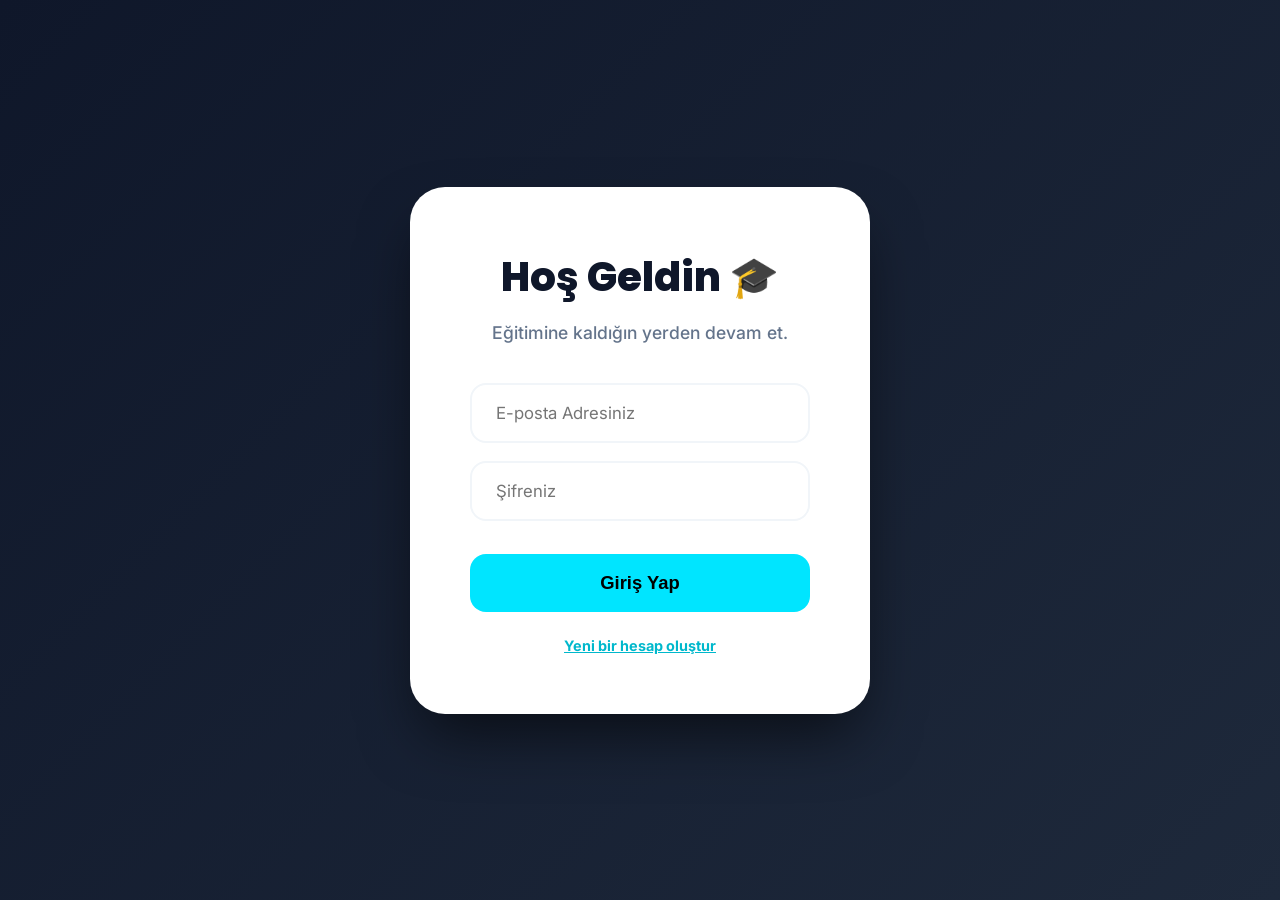
<file: Proje/index.html>
<!DOCTYPE html>
<html lang="tr">
<head>
    <meta charset="UTF-8">
    <meta name="viewport" content="width=device-width, initial-scale=1.0">
    <title>ATÜ Akademi | Profesyonel Eğitim Dashboard v1.0</title>
    
    <link href="https://fonts.googleapis.com/css2?family=Inter:wght@300;400;500;600;700;800&family=Poppins:wght@600;700;800&display=swap" rel="stylesheet">
    
    <style>
        /* ================================================================
           1. CSS TASARIM SİSTEMİ (DESIGN SYSTEM)
           ================================================================
           Bu bölüm sitenin tüm renk, gölge ve animasyon değişkenlerini tutar.
           Maksimum performans ve görsel derinlik için Enterprise standartları kullanılmıştır.
        */
        :root {
            --primary: #00e5ff;
            --primary-glow: rgba(0, 229, 255, 0.4);
            --primary-dark: #00b8cc;
            --sidebar-bg: #1e2229;
            --sidebar-hover: #2d333b;
            --main-bg: #f4f7f9;
            --card-bg: #ffffff;
            --text-main: #1e293b;
            --text-dim: #64748b;
            --sidebar-text: #adbac7;
            --border: #e2e8f0;
            --white: #ffffff;
            --success: #10b981;
            --danger: #ef4444;
            --warning: #fbbf24; /* Yıldızlar için eklendi */
            --shadow-sm: 0 1px 2px 0 rgba(0, 0, 0, 0.05);
            --shadow-md: 0 4px 6px -1px rgba(0, 0, 0, 0.1), 0 2px 4px -1px rgba(0, 0, 0, 0.06);
            --shadow-lg: 0 20px 25px -5px rgba(0, 0, 0, 0.1), 0 10px 10px -5px rgba(0, 0, 0, 0.04);
            --transition: all 0.3s cubic-bezier(0.4, 0, 0.2, 1);
        }

        /* ================================================================
           KARANLIK MOD (DARK MODE) DEĞİŞKENLERİ
           ================================================================ */
        body.dark-mode {
            --main-bg: #0f172a;
            --card-bg: #1e293b;
            --text-main: #f8fafc;
            --text-dim: #94a3b8;
            --border: #334155;
            --sidebar-bg: #0b0f19;
            --white: #1e293b;
        }

        body.dark-mode .header-bar,
        body.dark-mode .progress-dashboard,
        body.dark-mode .rating-dashboard,
        body.dark-mode .interaction-panel,
        body.dark-mode .enterprise-card,
        body.dark-mode .dropdown-menu {
            background-color: var(--card-bg);
            border-color: var(--border);
        }

        body.dark-mode .video-title-main,
        body.dark-mode .interaction-panel h3,
        body.dark-mode .enterprise-card h2,
        body.dark-mode .c-node-text h5 {
            color: #f8fafc;
        }

        body.dark-mode .prog-track-base,
        body.dark-mode .comment-box-master input,
        body.dark-mode .c-node-avatar,
        body.dark-mode .field-row .data-box,
        body.dark-mode .back-navigation,
        body.dark-mode .profile-trigger {
            background-color: #334155;
            color: #f8fafc;
            border-color: #475569;
        }

        body.dark-mode .dropdown-menu a {
            color: #f8fafc;
            border-bottom-color: var(--border);
        }

        body.dark-mode .dropdown-menu a:hover {
            background-color: #334155;
        }
        
        body.dark-mode .stars-container {
            color: #334155; /* Karanlık modda boş yıldız rengi */
        }

        /* TEMEL RESET VE TIPOGRAFI KURALLARI */
        * {
            margin: 0;
            padding: 0;
            box-sizing: border-box;
            outline: none;
        }

        body {
            font-family: 'Inter', sans-serif;
            background-color: var(--main-bg);
            color: var(--text-main);
            display: flex;
            height: 100vh;
            width: 100vw;
            overflow: hidden;
            -webkit-font-smoothing: antialiased;
            -moz-osx-font-smoothing: grayscale;
            transition: background-color 0.4s ease, color 0.4s ease;
        }

        /* ================================================================
           2. GELİŞMİŞ ANIMASYON MOTORU (ANIMATION ENGINE)
           ================================================================
        */
        @keyframes fadeIn { 
            from { opacity: 0; transform: translateY(15px); } 
            to { opacity: 1; transform: translateY(0); } 
        }

        @keyframes slideInLeft { 
            from { transform: translateX(-30px); opacity: 0; } 
            to { transform: translateX(0); opacity: 1; } 
        }

        @keyframes popIn { 
            0% { transform: scale(0.95); opacity: 0; } 
            100% { transform: scale(1); opacity: 1; } 
        }

        @keyframes headerSlide { 
            from { transform: translateY(-100%); } 
            to { transform: translateY(0); } 
        }

        @keyframes pulseGlow {
            0% { box-shadow: 0 0 0 0 rgba(0, 229, 255, 0.4); }
            70% { box-shadow: 0 0 0 15px rgba(0, 229, 255, 0); }
            100% { box-shadow: 0 0 0 0 rgba(0, 229, 255, 0); }
        }

        @keyframes rotateSpinner {
            from { transform: rotate(0deg); }
            to { transform: rotate(360deg); }
        }

        /* ================================================================
           3. AUTH GATE (GİRİŞ KONTROLÜ & GÜVENLİK DUVARI)
           ================================================================
        */
        .auth-gate {
            position: fixed;
            inset: 0;
            background: linear-gradient(135deg, #0f172a 0%, #1e293b 100%);
            display: flex;
            justify-content: center;
            align-items: center;
            z-index: 10000;
            transition: opacity 0.5s ease;
        }

        .auth-card {
            background: white;
            padding: 60px;
            border-radius: 35px;
            width: 90%;
            max-width: 460px;
            text-align: center;
            box-shadow: 0 30px 60px -12px rgba(0, 0, 0, 0.6);
            animation: popIn 0.7s cubic-bezier(0.34, 1.56, 0.64, 1);
        }

        .auth-card h1 {
            font-family: 'Poppins';
            font-size: 2.5rem;
            color: #0f172a;
            margin-bottom: 15px;
            font-weight: 800;
        }

        .auth-card p { 
            color: var(--text-dim); 
            margin-bottom: 40px; 
            font-weight: 500;
            font-size: 1.1rem;
        }

        .auth-card input {
            width: 100%;
            padding: 18px 24px;
            border: 2px solid #f1f5f9;
            border-radius: 16px;
            font-size: 1.05rem;
            margin-bottom: 18px;
            transition: var(--transition);
            font-family: inherit;
        }

        .auth-card input:focus {
            border-color: var(--primary);
            box-shadow: 0 0 0 5px rgba(0, 229, 255, 0.15);
            background: #fff;
        }

        .auth-card button {
            width: 100%;
            padding: 18px;
            background: var(--primary);
            color: #000;
            border: none;
            border-radius: 16px;
            font-weight: 800;
            font-size: 1.15rem;
            cursor: pointer;
            transition: var(--transition);
            margin-top: 15px;
        }

        .auth-card button:hover {
            background: var(--primary-dark);
            transform: translateY(-3px);
            box-shadow: 0 15px 30px rgba(0, 229, 255, 0.3);
        }

        .switch-auth-mode {
            display: block;
            margin-top: 25px;
            color: var(--primary-dark);
            font-weight: 700;
            font-size: 0.9rem;
            cursor: pointer;
            text-decoration: underline;
        }

        /* ================================================================
           4. MAIN LAYOUT (ANA UYGULAMA MİMARİSİ)
           ================================================================
        */
        #app-root {
            display: flex;
            width: 100%;
            height: 100%;
            filter: blur(25px);
            pointer-events: none;
            transition: filter 1.2s cubic-bezier(0.4, 0, 0.2, 1);
        }

        #app-root.ready { 
            filter: blur(0); 
            pointer-events: auto; 
        }

        /* --- SIDEBAR (KATALOG SİSTEMİ) --- */
        .sidebar {
            width: 340px;
            background-color: var(--sidebar-bg);
            color: white;
            display: flex;
            flex-direction: column;
            flex-shrink: 0;
            z-index: 500;
            box-shadow: 15px 0 40px rgba(0,0,0,0.2);
            position: relative;
        }

        .sidebar-brand {
            padding: 40px 35px;
            border-bottom: 1px solid rgba(255,255,255,0.08);
            background: rgba(0,0,0,0.15);
        }

        .logo-text {
            font-family: 'Poppins';
            font-size: 1.6rem;
            color: var(--primary);
            text-decoration: none;
            display: flex;
            align-items: center;
            gap: 15px;
            font-weight: 800;
            letter-spacing: -0.5px;
        }

        .sidebar-nav {
            flex: 1;
            overflow-y: auto;
            padding: 30px 20px;
        }

        .sidebar-nav::-webkit-scrollbar { width: 6px; }
        .sidebar-nav::-webkit-scrollbar-thumb { background: #333; border-radius: 20px; }

        .nav-section { margin-bottom: 40px; }

        .nav-label {
            font-size: 0.8rem;
            text-transform: uppercase;
            color: var(--text-dim);
            font-weight: 900;
            letter-spacing: 2.5px;
            margin: 0 0 18px 15px;
            opacity: 0.6;
        }

        .video-items { list-style: none; }

        .video-items li {
            padding: 15px 20px;
            margin-bottom: 8px;
            border-radius: 14px;
            cursor: pointer;
            font-size: 0.92rem;
            color: var(--sidebar-text);
            transition: var(--transition);
            display: flex;
            align-items: center;
            gap: 14px;
            background: rgba(255,255,255,0.03);
            border: 1px solid transparent;
            animation: slideInLeft 0.5s ease forwards;
        }

        .video-items li:hover {
            background: var(--sidebar-hover);
            color: white;
            transform: translateX(8px);
            border-color: rgba(255,255,255,0.1);
        }

        .video-items li.active {
            background: linear-gradient(135deg, var(--primary) 0%, var(--primary-dark) 100%);
            color: #000;
            font-weight: 800;
            box-shadow: 0 10px 25px rgba(0, 229, 255, 0.4);
            transform: translateX(5px);
        }

        /* --- MAIN STAGE & TOP NAVIGATION --- */
        .main-stage {
            flex: 1;
            display: flex;
            flex-direction: column;
            overflow: hidden;
            position: relative;
        }

        .header-bar {
            height: 85px;
            background-color: var(--card-bg);
            display: flex;
            justify-content: flex-end;
            align-items: center;
            padding: 0 50px;
            border-bottom: 1px solid var(--border);
            z-index: 400;
            box-shadow: 0 4px 12px rgba(0,0,0,0.03);
            transition: background-color 0.4s ease;
        }

        .profile-trigger {
            display: flex;
            align-items: center;
            gap: 18px;
            padding: 10px 22px;
            border-radius: 60px;
            cursor: pointer;
            transition: var(--transition);
            border: 2px solid transparent;
            background: var(--main-bg);
            position: relative;
        }

        .profile-trigger:hover {
            border-color: var(--primary);
            box-shadow: 0 5px 15px rgba(0,0,0,0.05);
        }

        .user-name-display {
            font-weight: 800;
            color: var(--text-main);
            font-size: 1rem;
        }

        .avatar-container {
            width: 46px;
            height: 46px;
            border-radius: 50%;
            background: var(--primary);
            display: flex;
            align-items: center;
            justify-content: center;
            color: white;
            font-weight: 900;
            font-size: 1.3rem;
            box-shadow: 0 5px 15px rgba(0, 229, 255, 0.25);
            border: 2px solid var(--white);
        }

        /* ================================================================
           5. DROPDOWNS & INTERACTIVE ELEMENTS
           ================================================================
        */
        .dropdown-menu {
            position: absolute;
            top: 85px;
            right: 0;
            width: 260px;
            background-color: var(--card-bg);
            border-radius: 22px;
            box-shadow: var(--shadow-lg);
            border: 1px solid var(--border);
            display: none;
            overflow: hidden;
            z-index: 1000;
            padding: 10px;
        }

        .dropdown-menu.show { 
            display: block; 
            animation: popIn 0.3s cubic-bezier(0.68, -0.55, 0.265, 1.55) forwards; 
        }

        .dropdown-menu a {
            display: flex;
            align-items: center;
            gap: 12px;
            padding: 16px 20px;
            text-decoration: none;
            color: var(--text-main);
            font-size: 0.95rem;
            font-weight: 600;
            transition: var(--transition);
            border-radius: 12px;
            margin-bottom: 2px;
            cursor: pointer;
        }

        .dropdown-menu a:hover {
            background: var(--main-bg);
            color: var(--primary-dark);
            padding-left: 28px;
        }

        .dropdown-menu .logout-btn { 
            color: var(--danger); 
            font-weight: 800; 
            border-top: 1px solid var(--border);
            margin-top: 10px;
            padding-top: 20px;
        }

        /* ================================================================
           6. CONTENT ENGINE (PAGES)
           ================================================================
        */
        .content-scroll {
            flex: 1;
            overflow-y: auto;
            padding: 50px;
            scroll-behavior: smooth;
            background: var(--main-bg);
            transition: background-color 0.4s ease;
        }

        .page-node { 
            display: none; 
            max-width: 1300px; 
            margin: 0 auto; 
            width: 100%; 
        }

        .page-node.active { 
            display: block; 
            animation: fadeIn 0.8s ease; 
        }

        /* --- VIDEO PLAYER MİMARİSİ --- */
        .video-container-wrap {
            width: 100%;
            aspect-ratio: 16/9;
            background: #000;
            border-radius: 32px;
            overflow: hidden;
            box-shadow: 0 50px 100px rgba(0,0,0,0.25);
            margin-bottom: 50px;
            position: relative;
            border: 4px solid var(--white);
        }

        .video-container-wrap iframe { 
            width: 100%; 
            height: 100%; 
            border: none; 
        }

        .video-title-main { 
            font-family: 'Poppins'; 
            font-size: 2.5rem; 
            font-weight: 800; 
            color: var(--text-main); 
            margin-bottom: 35px; 
            letter-spacing: -1.5px;
            line-height: 1.1;
        }

        /* --- İLERLEME TAKİP SİSTEMİ --- */
        .progress-dashboard {
            background-color: var(--card-bg);
            padding: 40px;
            border-radius: 25px;
            border: 1px solid var(--border);
            margin-bottom: 30px;
            box-shadow: var(--shadow-md);
            position: relative;
            transition: background-color 0.4s ease;
        }

        .prog-meta-data {
            display: flex;
            justify-content: space-between;
            margin-bottom: 20px;
            font-weight: 800;
            color: var(--text-dim);
            font-size: 1rem;
            text-transform: uppercase;
            letter-spacing: 1px;
        }

        .prog-track-base {
            width: 100%;
            height: 18px;
            background: var(--main-bg);
            border-radius: 20px;
            overflow: hidden;
            border: 1px solid var(--border);
        }

        .prog-fill-master {
            height: 100%;
            background: linear-gradient(90deg, #10b981 0%, #34d399 100%);
            width: 0%;
            border-radius: 20px;
            transition: width 1.5s cubic-bezier(0.22, 1, 0.36, 1);
            position: relative;
        }

        .prog-fill-master::after {
            content: '';
            position: absolute;
            top: 0; left: 0; right: 0; bottom: 0;
            background: linear-gradient(90deg, transparent, rgba(255,255,255,0.3), transparent);
            animation: shine 2s infinite;
        }

        @keyframes shine {
            0% { transform: translateX(-100%); }
            100% { transform: translateX(100%); }
        }

        /* --- YILDIZ PUANLAMA SİSTEMİ --- */
        .rating-dashboard {
            background-color: var(--card-bg);
            padding: 30px 40px;
            border-radius: 25px;
            border: 1px solid var(--border);
            margin-bottom: 50px;
            box-shadow: var(--shadow-md);
            transition: background-color 0.4s ease;
            display: flex;
            justify-content: space-between;
            align-items: center;
        }

        .rating-meta-data {
            font-weight: 800;
            color: var(--text-dim);
            font-size: 1rem;
            text-transform: uppercase;
            letter-spacing: 1px;
        }

        .stars-container {
            display: flex;
            gap: 10px;
            font-size: 2.5rem;
            cursor: pointer;
            color: #e2e8f0;
        }

        .stars-container .star {
            transition: color 0.2s, transform 0.2s;
        }

        .stars-container .star:hover {
            transform: scale(1.15);
        }

        .stars-container .star.active {
            color: var(--warning);
            text-shadow: 0 0 15px rgba(251, 191, 36, 0.4);
        }

        /* --- YORUM VE ETKİLEŞİM SİSTEMİ --- */
        .interaction-panel {
            background-color: var(--card-bg);
            border-radius: 30px;
            padding: 50px;
            border: 1px solid var(--border);
            box-shadow: var(--shadow-sm);
            transition: background-color 0.4s ease;
        }

        .interaction-panel h3 { 
            font-size: 1.8rem; 
            margin-bottom: 40px; 
            font-weight: 800;
            color: var(--text-main);
        }

        .comment-box-master {
            display: flex;
            gap: 25px;
            margin-bottom: 60px;
        }

        .comment-box-master input {
            flex: 1;
            padding: 20px 35px;
            border-radius: 60px;
            border: 2px solid var(--border);
            background-color: var(--main-bg);
            color: var(--text-main);
            font-size: 1.1rem;
            transition: var(--transition);
            font-family: inherit;
        }

        .comment-box-master input:focus {
            border-color: var(--primary);
            box-shadow: 0 10px 20px rgba(0, 229, 255, 0.1);
        }

        .comment-box-master button {
            padding: 0 45px;
            border-radius: 60px;
            background: var(--primary);
            border: none;
            font-weight: 800;
            font-size: 1.1rem;
            cursor: pointer;
            transition: var(--transition);
            box-shadow: 0 8px 15px rgba(0, 229, 255, 0.2);
            color: #000;
        }

        .comment-box-master button:hover {
            transform: scale(1.05) translateY(-2px);
            background: var(--primary-dark);
        }

        .comment-feed-node {
            display: flex;
            gap: 25px;
            margin-bottom: 40px;
            padding-bottom: 30px;
            border-bottom: 1px solid var(--border);
            animation: fadeIn 0.5s ease forwards;
        }

        .c-node-avatar {
            width: 55px;
            height: 55px;
            border-radius: 50%;
            background-color: var(--main-bg);
            display: flex;
            align-items: center;
            justify-content: center;
            font-weight: 800;
            font-size: 1.2rem;
            color: var(--text-dim);
            flex-shrink: 0;
            border: 2px solid var(--border);
            box-shadow: 0 4px 10px rgba(0,0,0,0.05);
        }

        .c-node-text h5 { 
            font-size: 1.1rem; 
            margin-bottom: 8px; 
            color: var(--text-main);
            display: flex;
            align-items: center;
            gap: 12px;
        }

        .c-node-text span {
            font-size: 0.8rem;
            color: var(--text-dim);
            font-weight: 500;
        }

        .c-node-text p { 
            color: var(--text-main); 
            opacity: 0.8;
            line-height: 1.7; 
            font-size: 1.05rem; 
        }

        /* --- SUBPAGE (PROFİL/AYARLAR) ÖZEL TASARIMI --- */
        .enterprise-card {
            background-color: var(--card-bg);
            padding: 70px;
            border-radius: 40px;
            box-shadow: var(--shadow-lg);
            border: 1px solid var(--border);
            max-width: 900px;
            margin: 0 auto;
            transition: background-color 0.4s ease;
        }

        .back-navigation {
            display: inline-flex;
            align-items: center;
            gap: 15px;
            padding: 15px 30px;
            background-color: var(--main-bg);
            border-radius: 16px;
            text-decoration: none;
            color: var(--text-main);
            font-weight: 800;
            margin-bottom: 50px;
            cursor: pointer;
            transition: var(--transition);
            border: 1px solid var(--border);
            font-size: 1rem;
        }

        .back-navigation:hover {
            transform: translateX(-8px);
            border-color: var(--primary);
        }

        .field-row { margin-bottom: 45px; }

        .field-row label { 
            display: block; 
            font-size: 0.9rem; 
            font-weight: 900; 
            color: var(--text-dim); 
            text-transform: uppercase; 
            margin-bottom: 15px; 
            letter-spacing: 2px; 
        }

        .field-row .data-box { 
            font-size: 1.3rem; 
            font-weight: 700; 
            color: var(--text-main); 
            padding: 20px 30px; 
            background-color: var(--main-bg); 
            border-radius: 18px; 
            border: 2px solid var(--border); 
        }

        /* ================================================================
           7. MOBİL UYUM (RESPONSIVE) KODLARI
           ================================================================
           Telefon ve tablet ekranlarında sitenin dizilimini esnekleştirir.
        */
        @media screen and (max-width: 850px) {
            body {
                height: auto;
                overflow: auto; /* Mobilde body scroll açıldı */
            }
            #app-root {
                flex-direction: column;
                height: auto;
                min-height: 100vh;
                overflow: visible;
            }
            .sidebar {
                width: 100%;
                height: auto;
                max-height: 40vh; /* Mobilde menü ekranın %40'ından fazlasını kaplamasın */
                box-shadow: 0 5px 20px rgba(0,0,0,0.2);
            }
            .main-stage {
                overflow: visible;
            }
            .header-bar {
                padding: 0 20px;
                justify-content: center;
            }
            .profile-trigger {
                position: static; /* Mobilde menü hizalaması için */
            }
            .dropdown-menu {
                right: auto;
                left: 50%;
                transform: translateX(-50%);
                top: 75px;
                width: 90%;
            }
            .content-scroll {
                padding: 20px;
                overflow: visible;
            }
            .video-title-main {
                font-size: 1.8rem;
                text-align: center;
            }
            .progress-dashboard, .rating-dashboard, .interaction-panel {
                padding: 25px;
            }
            .rating-dashboard {
                flex-direction: column;
                gap: 15px;
                text-align: center;
            }
            .comment-box-master {
                flex-direction: column;
            }
            .comment-box-master button {
                padding: 20px;
                width: 100%;
            }
            .enterprise-card {
                padding: 30px;
            }
            .auth-card {
                padding: 40px 20px;
            }
        }
    </style>
</head>
<body>

    <div class="auth-gate" id="gate">
        <div class="auth-card" id="login-container">
            <h1>Hoş Geldin 🎓</h1>
            <p>Eğitimine kaldığın yerden devam et.</p>
            
            <div id="login-error" style="color:var(--danger); font-size:0.9rem; margin-bottom:20px; display:none; font-weight:700;">
                Hata: E-posta veya şifre yanlış!
            </div>

            <div class="input-group">
                <input type="email" id="login-email" placeholder="E-posta Adresiniz" autocomplete="off">
            </div>
            
            <div class="input-group">
                <input type="password" id="login-pass" placeholder="Şifreniz" autocomplete="off">
            </div>

            <button onclick="executeLogin()">Giriş Yap</button>
            
            <span class="switch-auth-mode" onclick="toggleAuthMode('reg')">Yeni bir hesap oluştur</span>
        </div>

        <div class="auth-card" id="register-container" style="display:none;">
            <h1>Kayıt Ol 🚀</h1>
            <p>ATÜ Akademi ailesine hemen katıl.</p>
            
            <div id="reg-error" style="color:var(--danger); font-size:0.9rem; margin-bottom:20px; display:none; font-weight:700;">
                Hata: Lütfen bilgileri eksiksiz doldurun!
            </div>

            <div class="input-group">
                <input type="text" id="reg-name" placeholder="Adınız Soyadınız" autocomplete="off">
            </div>
            
            <div class="input-group">
                <input type="email" id="reg-email" placeholder="E-posta Adresiniz" autocomplete="off">
            </div>

            <div class="input-group">
                <input type="password" id="reg-pass" placeholder="Şifre Belirleyin" autocomplete="off">
            </div>

            <button onclick="executeRegister()">Kayıt Ol ve Başla</button>
            
            <span class="switch-auth-mode" onclick="toggleAuthMode('login')">Zaten bir hesabım var</span>
        </div>
    </div>

    <div id="app-root">
        
        <aside class="sidebar">
            <div class="sidebar-brand">
                <a href="#" class="logo-text" onclick="navTo('video-page')">ATÜ AKADEMİ</a>
            </div>
            
            <div class="sidebar-nav">
                
                <div class="nav-section">
                    <div class="nav-label">HTML & Temel Yapı</div>
                    <ul class="video-items">
                        <li data-id="sUWEuDSD7bE" class="active">Sıfırdan HTML - Sadık Turan</li>
                        <li data-id="IRsT7gcJlO8">HTML5 Etiketleri - Kodlama Vakti</li>
                    </ul>
                </div>

                <div class="nav-section">
                    <div class="nav-label">CSS Tasarım Dünyası</div>
                    <ul class="video-items">
                        <li data-id="5FFSpOVXhzo">Sıfırdan CSS Kursu</li>
                        <li data-id="n-lKcQ9_-SE">CSS Kutu Modeli Mantığı</li>
                        <li data-id="NnZ3qr6yXzU">Modern Flexbox Mimarisi</li>
                    </ul>
                </div>

                <div class="nav-section">
                    <div class="nav-label">JavaScript & Modern Web</div>
                    <ul class="video-items">
                        <li data-id="9NnQIKVzO_I">JS Döngüler ve Koşullar</li>
                        <li data-id="W6NZfCO5SIk">JS Sıfırdan Başlangıç</li>
                        <li data-id="nhhNRF1gb6M">React JS'e Giriş</li>
                    </ul>
                </div>

                <div class="nav-section">
                    <div class="nav-label">Database & SQL</div>
                    <ul class="video-items">
                        <li data-id="L86eqtdC2as">SQL Temelleri ve Sorgular</li>
                    </ul>
                </div>

                <div class="nav-section">
                    <div class="nav-label">PHP & Backend Eğitimi</div>
                    <ul class="video-items">
                        <li data-id="rdYpMb3BFxI">PHP Sıfırdan Başlangıç</li>
                    </ul>
                </div>

                <div class="nav-section">
                    <div class="nav-label">Python Programlama</div>
                    <ul class="video-items">
                        <li data-id="_wZUNiGtkcw">Python ile Sıfırdan Kodlama</li>
                    </ul>
                </div>

                <div class="nav-section">
                    <div class="nav-label">Versiyon Kontrol Sistemi</div>
                    <ul class="video-items">
                        <li data-id="ihoPT325jyk">Git ve GitHub Kullanımı</li>
                    </ul>
                </div>

            </div>
        </aside>

        <main class="main-stage">
            
            <header class="header-bar">
                <div class="profile-trigger" onclick="togglePlatformMenu(event)">
                    <span class="user-name-display" id="nav-user-name">Yükleniyor...</span>
                    <div class="avatar-container" id="avatar-init">A</div>
                    
                    <div class="dropdown-menu" id="p-dropdown">
                        <a onclick="navTo('profile-page')">👤 Akademik Profilim</a>
                        <a onclick="navTo('settings-page')">⚙️ Akademi Ayarları</a>
                        <a onclick="navTo('video-page')">📚 Aktif Derslerime Dön</a>
                        <a onclick="forcePlatformLogout()" class="logout-btn">🚪 Güvenli Çıkış</a>
                    </div>
                </div>
            </header>

            <div class="content-scroll">
                
                <div id="video-page" class="page-node active">
                    <div class="video-view-master">
                        <div class="video-container-wrap">
                            <iframe id="api-engine" src="https://www.youtube.com/embed/sUWEuDSD7bE?enablejsapi=1&rel=0&showinfo=0" allowfullscreen></iframe>
                        </div>

                        <h1 class="video-title-main" id="active-video-display-title">Sıfırdan HTML - Sadık Turan</h1>

                        <div class="progress-dashboard">
                            <div class="prog-meta-data">
                                <span>VİDEO İLERLEME SÜRESİ</span>
                                <span id="prog-percent-label">YÜKLENİYOR...</span>
                            </div>
                            <div class="prog-track-base">
                                <div class="prog-fill-master" id="prog-fill-bar"></div>
                            </div>
                        </div>

                        <div class="rating-dashboard">
                            <div class="rating-meta-data">
                                <span>Dersi Değerlendir</span><br>
                                <span id="rating-text-label" style="font-size: 0.85rem; opacity: 0.7; font-weight: 600;">Puan Bekleniyor</span>
                            </div>
                            <div class="stars-container" id="stars-container">
                                </div>
                        </div>

                        <div class="interaction-panel">
                            <h3>Derse Dair Sorular & Akademik Yorumlar</h3>
                            <div class="comment-box-master">
                                <input type="text" id="c-field" placeholder="Bir soru sorun veya teknik düşüncenizi paylaşın...">
                                <button onclick="handleCommentPush()">Gönder</button>
                            </div>
                            <div id="comments-display-feed">
                                </div>
                        </div>
                    </div>
                </div>

                <div id="profile-page" class="page-node">
                    <div class="enterprise-card">
                        <button class="back-navigation" onclick="navTo('video-page')">← Derslere Geri Dön</button>
                        <h2 style="font-family:'Poppins'; font-size:2.5rem; margin-bottom:50px;">👤 Akademik Profilim</h2>
                        
                        <div class="field-row">
                            <label>Öğrenci Adı Soyadı</label>
                            <div class="data-box" id="p-full-name">Veri bekleniyor...</div>
                        </div>
                        <div class="field-row">
                            <label>Sistem Kayıtlı E-posta</label>
                            <div class="data-box" id="p-full-email">Veri bekleniyor...</div>
                        </div>
                        <div class="field-row">
                            <label>Akademik Lisans Durumu</label>
                            <div style="display:flex; align-items:center; gap:15px; padding:10px;">
                                <div style="width:15px; height:15px; border-radius:50%; background:var(--success); animation:pulseGlow 2s infinite;"></div>
                                <span style="font-weight:800; color:var(--success); font-size:1.1rem;">Aktif ATÜ Öğrencisi (Sertifika Adayı)</span>
                            </div>
                        </div>
                    </div>
                </div>

                <div id="settings-page" class="page-node">
                    <div class="enterprise-card">
                        <button class="back-navigation" onclick="navTo('video-page')">← Derslere Geri Dön</button>
                        <h2 style="font-family:'Poppins'; font-size:2.5rem; margin-bottom:50px;">⚙️ Akademi Ayarları</h2>
                        
                        <div class="field-row" style="background:var(--main-bg); padding:30px; border-radius:25px; border:1px solid var(--border);">
                            <label style="display:flex; align-items:center; gap:15px; cursor:pointer;">
                                <input type="checkbox" checked style="width:20px; height:20px; accent-color:var(--primary);">
                                <span style="color:var(--text-main); text-transform:none; letter-spacing:0; font-size:1.1rem;">Yeni ders yüklendiğinde anlık bildirim al</span>
                            </label>
                        </div>

                        <div class="field-row" style="background:var(--main-bg); padding:30px; border-radius:25px; border:1px solid var(--border);">
                            <label style="display:flex; align-items:center; gap:15px; cursor:pointer;">
                                <input type="checkbox" checked style="width:20px; height:20px; accent-color:var(--primary);">
                                <span style="color:var(--text-main); text-transform:none; letter-spacing:0; font-size:1.1rem;">Video bittiğinde bir sonraki derse otomatik geç</span>
                            </label>
                        </div>

                        <div class="field-row" style="background:var(--main-bg); padding:30px; border-radius:25px; border:1px solid var(--border);">
                            <label style="display:flex; align-items:center; gap:15px; cursor:pointer;">
                                <input type="checkbox" id="dark-mode-toggle" style="width:20px; height:20px; accent-color:var(--primary);">
                                <span style="color:var(--text-main); text-transform:none; letter-spacing:0; font-size:1.1rem;">Karanlık modu otomatik olarak aktifleştir</span>
                            </label>
                        </div>

                        <button style="width:100%; padding:22px; background:var(--sidebar-bg); color:white; border:none; border-radius:20px; font-weight:800; font-size:1.2rem; cursor:pointer; margin-top:20px;" onclick="navTo('video-page')">Değişiklikleri Kaydet</button>
                    </div>
                </div>

                <footer style="margin-top: 60px; padding: 30px 0; border-top: 1px solid var(--border); text-align: center; color: var(--text-dim); font-size: 0.9rem;">
                    <p>Geri Bildirim ve Destek: <a href="mailto:33.mglr@gmail.com" style="color: var(--primary-dark); text-decoration: none; font-weight: 800;">33.mglr@gmail.com</a> | Instagram: <a href="https://www.instagram.com/mamii_glr" target="_blank" style="color: var(--primary-dark); text-decoration: none; font-weight: 800;">@mamii_glr</a></p>
                    <p style="margin-top: 10px; font-size: 0.7rem;">© 2026 ATÜ Akademi - Geleceği Kodla</p>
                </footer>
                </div>
        </main>
    </div>

    <script src="https://www.youtube.com/iframe_api"></script>
    <script>
        /**
         * GLOBAL STATE MANAGEMENT
         * Platformun tüm verileri, ilerleme ve yorumlar LocalStorage üzerinde KALICI olarak yönetilir.
         */
        let userDB = JSON.parse(localStorage.getItem('atu_enterprise_users_db')) || [];
        let activeUser = JSON.parse(localStorage.getItem('atu_enterprise_user'));
        
        // İzleme süresi kalıcı olarak tarayıcıya kaydedilir
        let watchTimeData = JSON.parse(localStorage.getItem('atu_enterprise_progress')) || {}; 
        
        // Yorumlar kalıcı olarak tarayıcıya kaydedilir
        let databaseComments = JSON.parse(localStorage.getItem('atu_enterprise_comments')) || {};

        // Yıldız puanlamaları kalıcı olarak tarayıcıya kaydedilir
        let databaseRatings = JSON.parse(localStorage.getItem('atu_enterprise_ratings')) || {};
        
        let currentVideoID = 'sUWEuDSD7bE';
        let mainPlayerEngine;
        let watchInterval;

        /**
         * AUTHENTICATION LOGIC
         * Uygulama giriş ve kayıt işlemlerini yönetir.
         */
        function toggleAuthMode(mode) {
            document.getElementById('login-container').style.display = mode === 'reg' ? 'none' : 'block';
            document.getElementById('register-container').style.display = mode === 'reg' ? 'block' : 'none';
        }

        function executeRegister() {
            const nameInput = document.getElementById('reg-name').value.trim();
            const emailInput = document.getElementById('reg-email').value.trim();
            const passInput = document.getElementById('reg-pass').value;
            const errorArea = document.getElementById('reg-error');

            if(!nameInput || !emailInput.includes('@') || passInput.length < 4) {
                errorArea.style.display = 'block';
                return;
            }

            const newUser = { name: nameInput, email: emailInput, pass: passInput };
            userDB.push(newUser);
            localStorage.setItem('atu_enterprise_users_db', JSON.stringify(userDB));
            
            activeUser = newUser;
            localStorage.setItem('atu_enterprise_user', JSON.stringify(activeUser));
            initializeApplication();
        }

        function executeLogin() {
            const emailInput = document.getElementById('login-email').value.trim();
            const passInput = document.getElementById('login-pass').value;
            const errorArea = document.getElementById('login-error');

            const foundUser = userDB.find(u => u.email === emailInput && u.pass === passInput);

            if(foundUser) {
                activeUser = foundUser;
                localStorage.setItem('atu_enterprise_user', JSON.stringify(activeUser));
                initializeApplication();
            } else {
                errorArea.style.display = 'block';
            }
        }

        function initializeApplication() {
            if(!activeUser) return;
            
            // UI Geçişi
            document.getElementById('gate').style.opacity = '0';
            setTimeout(() => {
                document.getElementById('gate').style.display = 'none';
                document.getElementById('app-root').classList.add('ready');
            }, 500);

            // Verileri Yerleştir
            document.getElementById('nav-user-name').innerText = activeUser.name.split(' ')[0];
            document.getElementById('avatar-init').innerText = activeUser.name[0].toUpperCase();
            document.getElementById('p-full-name').innerText = activeUser.name;
            document.getElementById('p-full-email').innerText = activeUser.email;
            
            // Karanlık Mod Kontrolü
            initDarkMode();
        }

        function forcePlatformLogout() {
            localStorage.removeItem('atu_enterprise_user');
            location.reload();
        }

        /**
         * DARK MODE ENGINE
         * Kullanıcı tercihini kalıcı olarak kaydeder ve sistemi karanlık temaya geçirir.
         */
        const darkModeToggle = document.getElementById('dark-mode-toggle');
        
        function initDarkMode() {
            const isDarkMode = JSON.parse(localStorage.getItem('atu_dark_mode_active')) || false;
            if(isDarkMode) {
                document.body.classList.add('dark-mode');
                if(darkModeToggle) darkModeToggle.checked = true;
            }
        }

        if(darkModeToggle) {
            darkModeToggle.addEventListener('change', (e) => {
                if(e.target.checked) {
                    document.body.classList.add('dark-mode');
                    localStorage.setItem('atu_dark_mode_active', JSON.stringify(true));
                } else {
                    document.body.classList.remove('dark-mode');
                    localStorage.setItem('atu_dark_mode_active', JSON.stringify(false));
                }
            });
        }

        /**
         * NAVIGATION ENGINE (SPA LOGIC)
         * Sayfalar arası geçişi yönetir.
         */
        function navTo(pageID) {
            // Dropdown Kapat
            document.getElementById('p-dropdown').classList.remove('show');
            
            // Sayfaları Gizle/Göster
            document.querySelectorAll('.page-node').forEach(page => page.classList.remove('active'));
            document.getElementById(pageID).classList.add('active');
            
            // Video Durdurma (Eğer video sayfasından çıkılıyorsa)
            if(pageID !== 'video-page' && mainPlayerEngine && mainPlayerEngine.pauseVideo) {
                mainPlayerEngine.pauseVideo();
            }

            // Scroll'u başa al
            document.querySelector('.content-scroll').scrollTop = 0;
        }

        function togglePlatformMenu(e) {
            e.stopPropagation();
            document.getElementById('p-dropdown').classList.toggle('show');
        }

        document.addEventListener('click', () => {
            document.getElementById('p-dropdown').classList.remove('show');
        });

        /**
         * YOUTUBE API & PROGRESS TRACKING ENGINE
         * Videonun saniyesini takip eder, hile yapılmasını engeller ve LocalStorage'a kaydeder.
         */
        function onYouTubeIframeAPIReady() {
            mainPlayerEngine = new YT.Player('api-engine', {
                events: {
                    'onReady': onPlayerEngineReady,
                    'onStateChange': onPlayerEngineStateChange
                }
            });
        }

        function onPlayerEngineReady() {
            refreshCommentsDisplay();
            updateMasterProgressUI();
            renderStars(); // Yıldızları Yükle
        }

        function onPlayerEngineStateChange(event) {
            // Video Oynatılıyorsa Kayıt Tutmaya Başla
            if(event.data === YT.PlayerState.PLAYING) {
                // UI'ı hemen güncelle ki Yükleniyor yazısı saniyesinde gitsin
                updateMasterProgressUI();
                watchInterval = setInterval(logWatchSecond, 1000);
            } else {
                clearInterval(watchInterval);
            }
        }

        function logWatchSecond() {
            const currentTime = Math.floor(mainPlayerEngine.getCurrentTime());
            if(!watchTimeData[currentVideoID]) watchTimeData[currentVideoID] = [];
            
            // Eğer saniye dizide yoksa ekle (İleri sarmayı etkisiz kılar ve kalıcı kayıt yapar)
            if(!watchTimeData[currentVideoID].includes(currentTime)) {
                watchTimeData[currentVideoID].push(currentTime);
                localStorage.setItem('atu_enterprise_progress', JSON.stringify(watchTimeData));
            }
            
            // UI GÜNCELLEMESİNİ HER SANİYE YAP (Yükleniyor takılmasını çözer)
            updateMasterProgressUI();
        }

        function updateMasterProgressUI() {
            if(!mainPlayerEngine || typeof mainPlayerEngine.getDuration !== 'function') return;
            
            const totalDuration = mainPlayerEngine.getDuration();
            const uniqueSecondsWatched = watchTimeData[currentVideoID] ? watchTimeData[currentVideoID].length : 0;
            
            // %NaN Koruması ve Yükleniyor Takılması Çözümü
            if(!totalDuration || totalDuration <= 0) {
                document.getElementById('prog-percent-label').innerText = "YÜKLENİYOR...";
                return;
            }

            let calculatedPercentage = Math.floor((uniqueSecondsWatched / totalDuration) * 100);
            if(calculatedPercentage > 100) calculatedPercentage = 100;

            const progressBar = document.getElementById('prog-fill-bar');
            const progressText = document.getElementById('prog-percent-label');
            
            progressBar.style.width = calculatedPercentage + '%';
            progressText.innerText = '%' + calculatedPercentage + ' TAMAMLANDI';
            
            // Tamamlanma Durumu Renk Değişimi
            if(calculatedPercentage > 95) {
                progressBar.style.background = '#10b981';
            }
        }

        /**
         * STAR RATING ENGINE (YILDIZ PUANLAMA SİSTEMİ)
         */
        function renderStars() {
            const container = document.getElementById('stars-container');
            const label = document.getElementById('rating-text-label');
            const currentRating = databaseRatings[currentVideoID] || 0;
            
            container.innerHTML = '';
            for(let i = 1; i <= 5; i++) {
                const star = document.createElement('span');
                star.className = 'star' + (i <= currentRating ? ' active' : '');
                star.innerHTML = '★';
                star.dataset.val = i;
                
                // Hover Efekti
                star.addEventListener('mouseover', function() {
                    const val = parseInt(this.dataset.val);
                    Array.from(container.children).forEach((s, idx) => {
                        s.style.color = idx < val ? 'var(--warning)' : '';
                    });
                });
                
                // Fare Çıkınca Sıfırla
                star.addEventListener('mouseleave', function() {
                    Array.from(container.children).forEach((s) => {
                        s.style.color = ''; 
                    });
                });
                
                // Tıklama Kaydı
                star.addEventListener('click', function() {
                    const val = parseInt(this.dataset.val);
                    databaseRatings[currentVideoID] = val;
                    localStorage.setItem('atu_enterprise_ratings', JSON.stringify(databaseRatings));
                    renderStars(); 
                });
                
                container.appendChild(star);
            }
            
            if(currentRating > 0) {
                label.innerText = "Senin Puanın: " + currentRating + " Yıldız";
                label.style.color = "var(--warning)";
                label.style.opacity = "1";
            } else {
                label.innerText = "Puan Bekleniyor";
                label.style.color = "var(--text-dim)";
                label.style.opacity = "0.7";
            }
        }

        /**
         * INTERACTIVE COMMENT ENGINE
         * Yorumların LocalStorage üzerinden kalıcı yönetimini sağlar.
         */
        function refreshCommentsDisplay() {
            const feedList = document.getElementById('comments-display-feed');
            feedList.innerHTML = '';
            const activeComments = databaseComments[currentVideoID] || [];

            if(activeComments.length === 0) {
                feedList.innerHTML = `
                    <div style="text-align:center; padding:40px; color:#94a3b8; font-weight:600;">
                        <p>Bu derse dair henüz bir yorum bulunmuyor. İlk profesyonel yorumu siz yapın!</p>
                    </div>
                `;
            } else {
                [...activeComments].reverse().forEach(comment => {
                    feedList.innerHTML += `
                        <div class="comment-feed-node">
                            <div class="c-node-avatar">${comment.u[0]}</div>
                            <div class="c-node-text">
                                <h5>${comment.u} <span>• ${comment.d}</span></h5>
                                <p>${comment.t}</p>
                            </div>
                        </div>
                    `;
                });
            }
        }

        function handleCommentPush() {
            const inputField = document.getElementById('c-field');
            const commentText = inputField.value.trim();
            
            if(!commentText || !activeUser) return;

            if(!databaseComments[currentVideoID]) databaseComments[currentVideoID] = [];
            
            // Yeni yorumu LocalStorage'a kalıcı olarak ekle
            databaseComments[currentVideoID].push({
                u: activeUser.name,
                t: commentText,
                d: new Date().toLocaleDateString('tr-TR')
            });

            localStorage.setItem('atu_enterprise_comments', JSON.stringify(databaseComments));
            inputField.value = '';
            refreshCommentsDisplay();
        }

        /**
         * SIDEBAR INTERACTION LOGIC
         * Ders seçimlerini ve video yüklemelerini yönetir.
         */
        document.querySelectorAll('.video-items li').forEach(li => {
            li.addEventListener('click', function() {
                // Aktif Sınıf Yönetimi
                document.querySelectorAll('.video-items li').forEach(item => item.classList.remove('active'));
                this.classList.add('active');

                // Veri Güncelleme
                currentVideoID = this.dataset.id;
                document.getElementById('active-video-display-title').innerText = this.innerText;

                // Video Yükleme (B Planlı)
                if(mainPlayerEngine && mainPlayerEngine.loadVideoById) {
                    mainPlayerEngine.loadVideoById(currentVideoID);
                } else {
                    document.getElementById('api-engine').src = `https://www.youtube.com/embed/${currentVideoID}?enablejsapi=1&rel=0`;
                }

                // UI Reset ve Refresh
                navTo('video-page');
                refreshCommentsDisplay();
                updateMasterProgressUI();
                renderStars(); // Yeni videonun yıldızlarını getir
            });
        });

        // PLATFORM INITIALIZATION
        if(activeUser) initializeApplication();

    </script>
</body>
</html>
</file>
